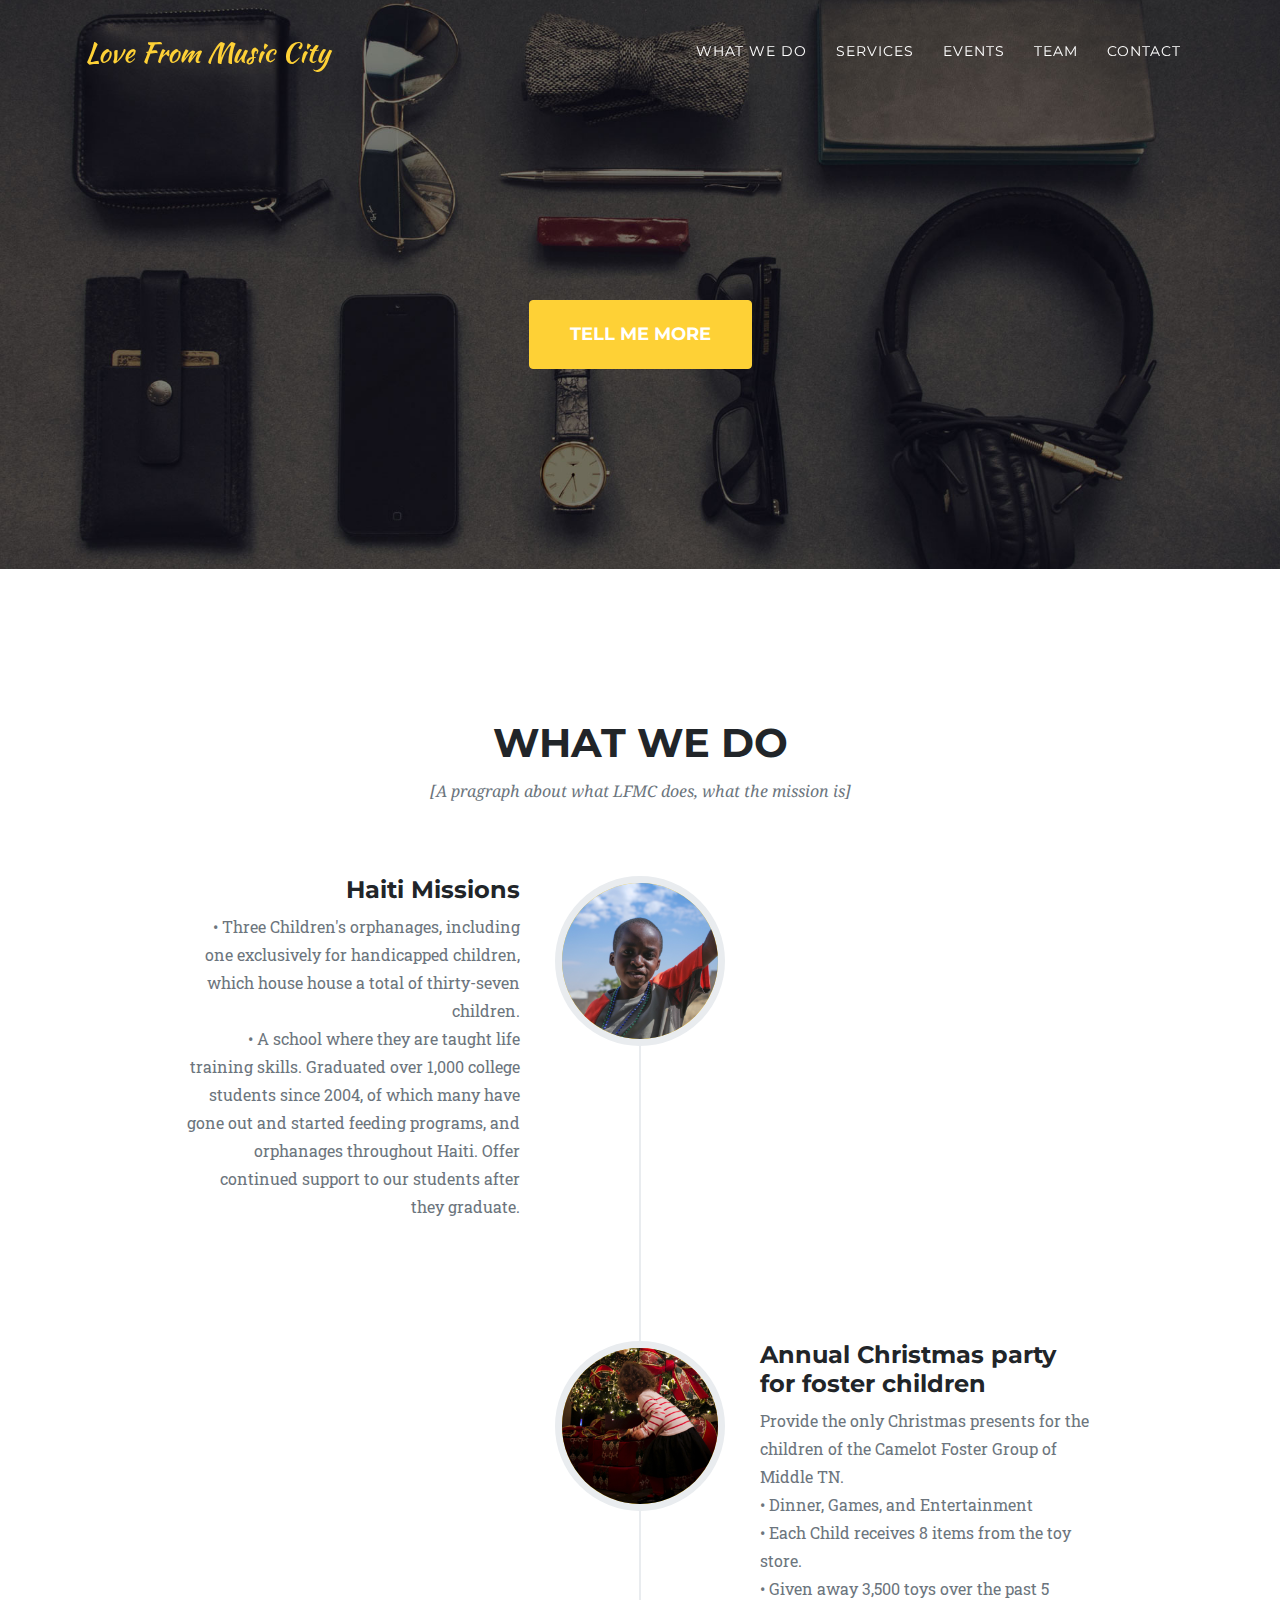
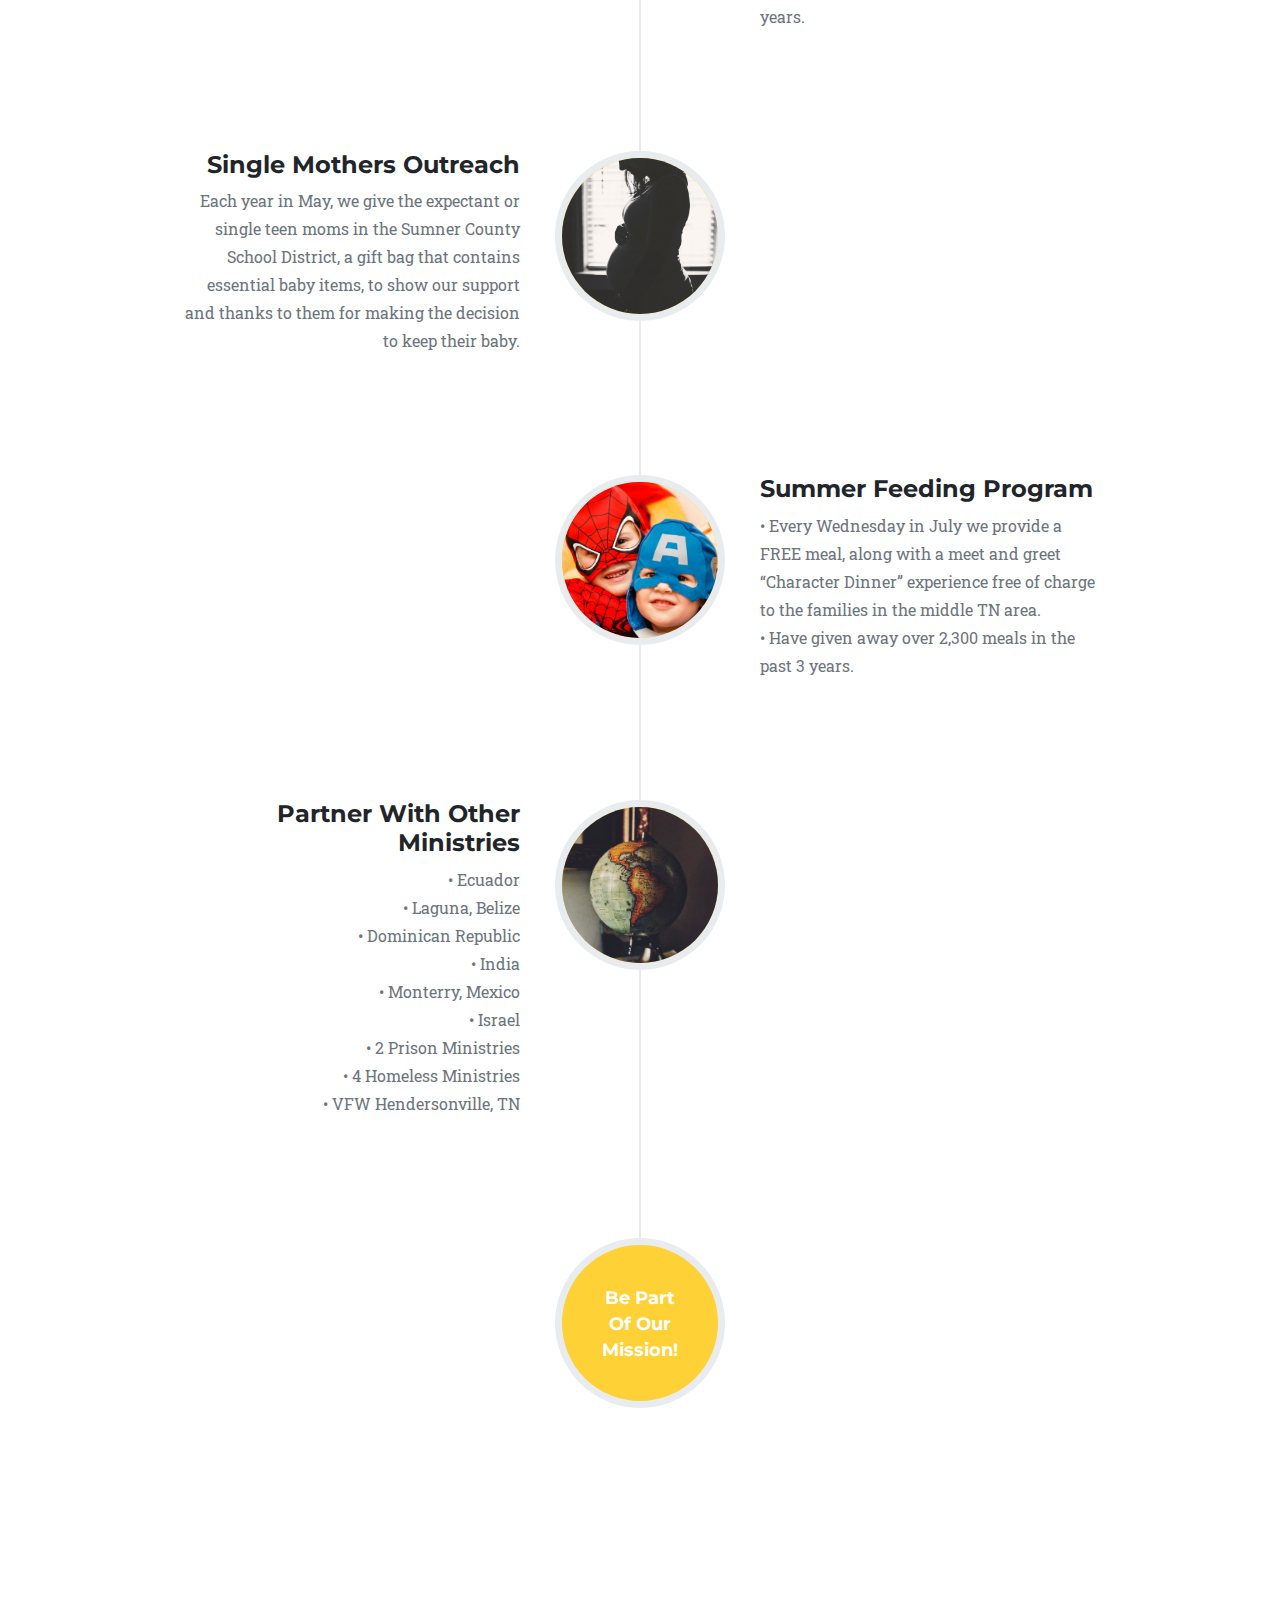
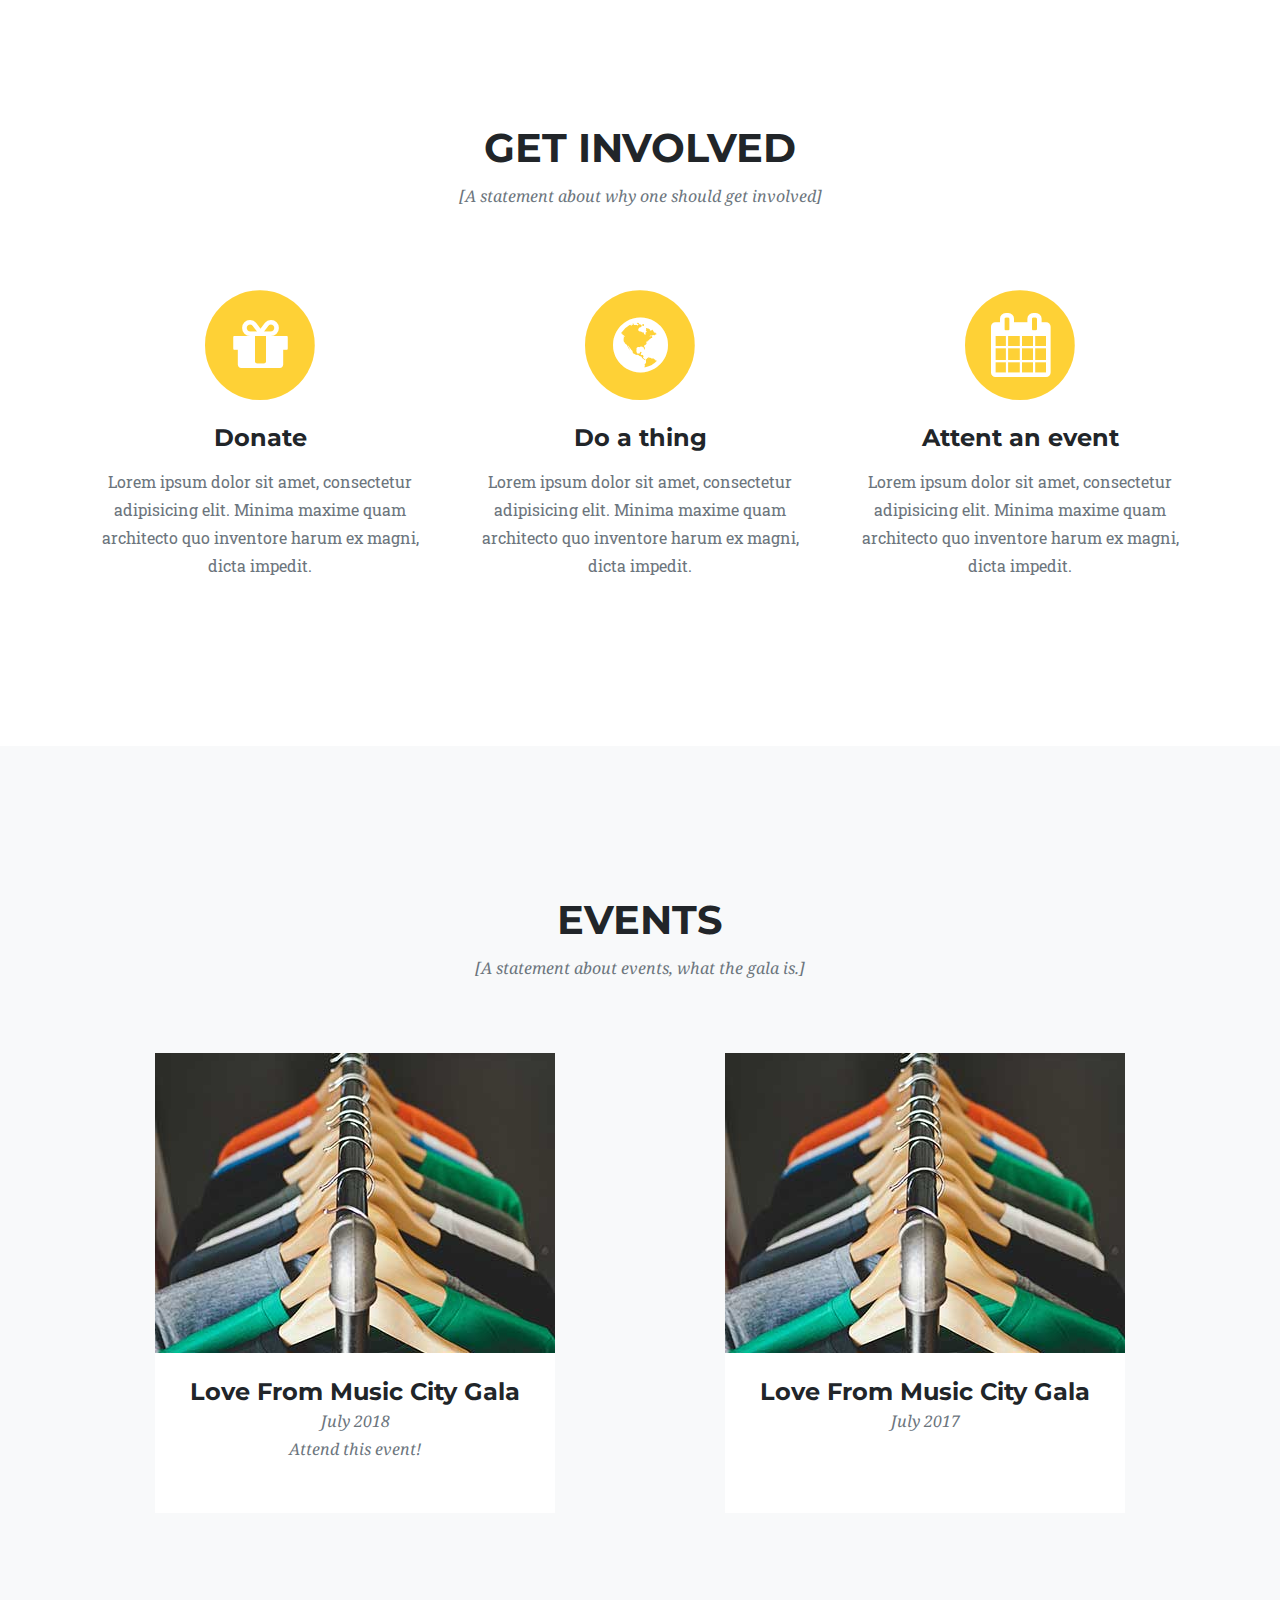
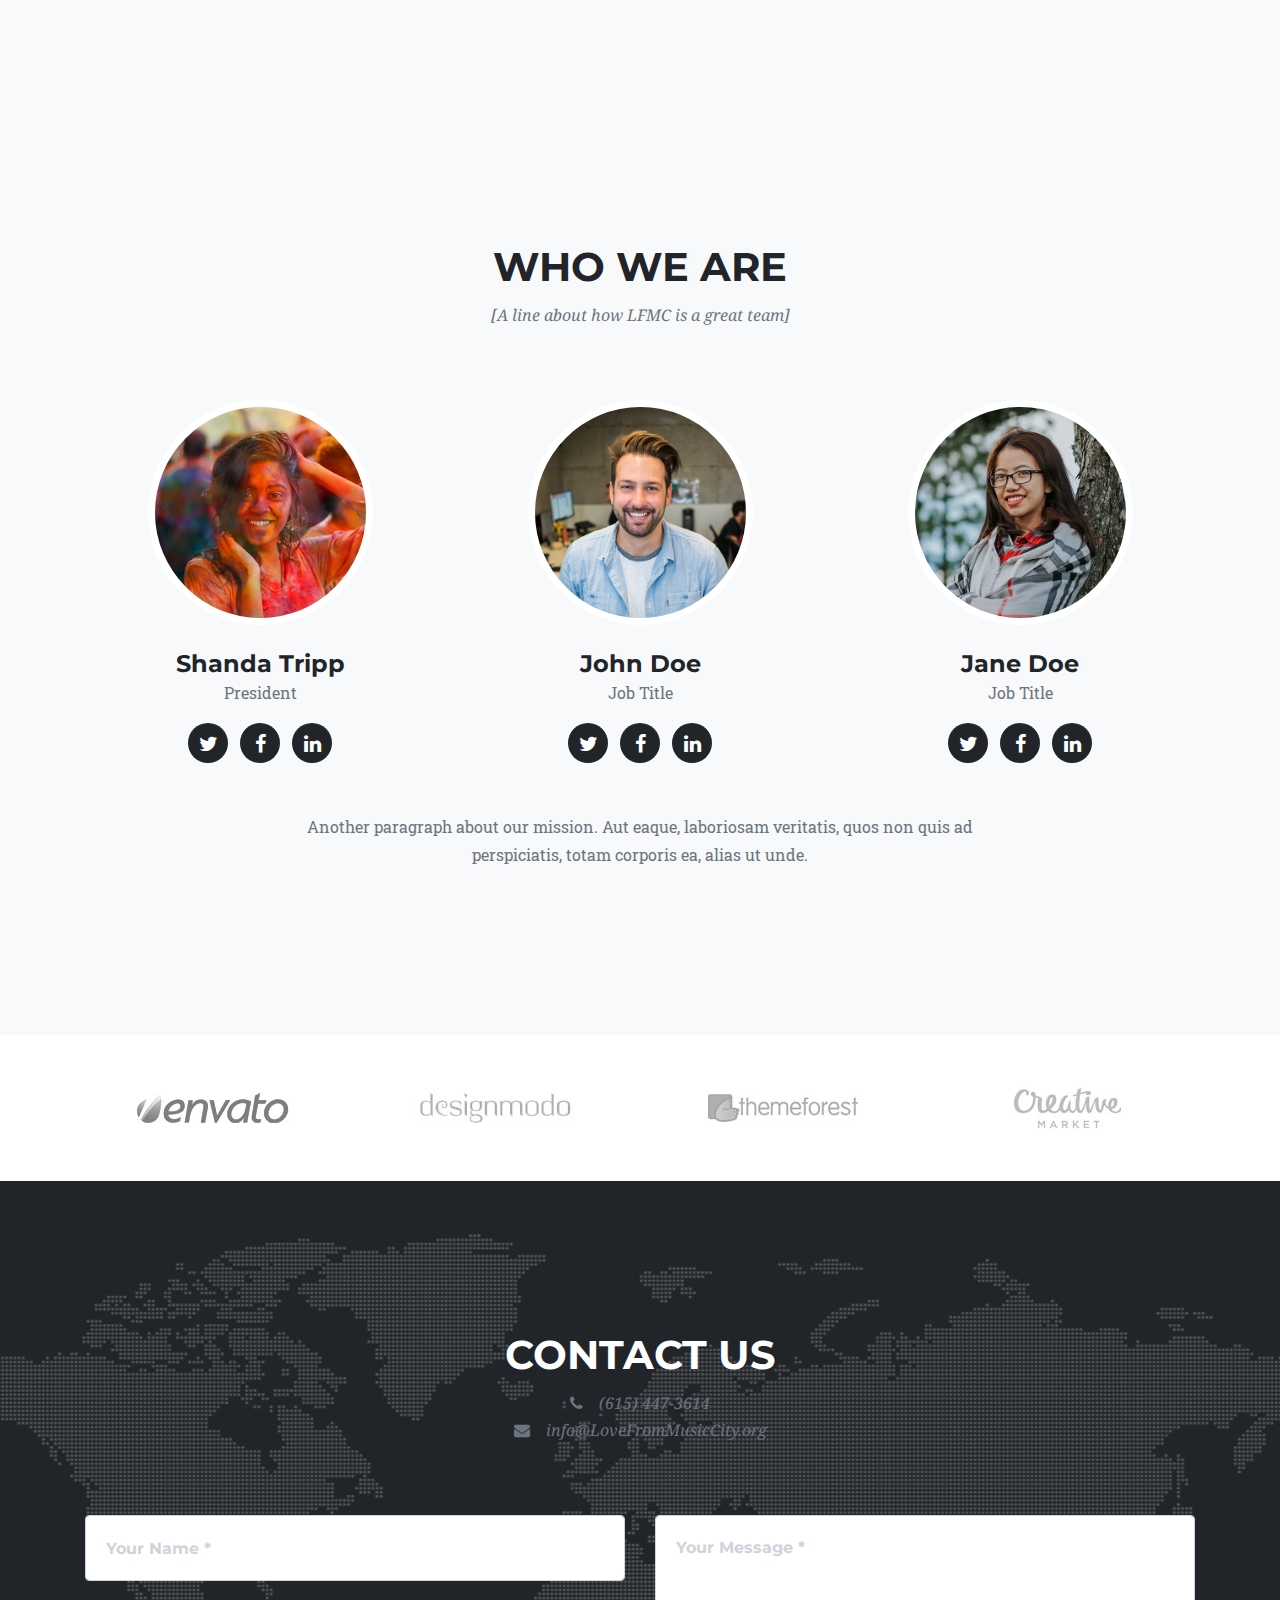
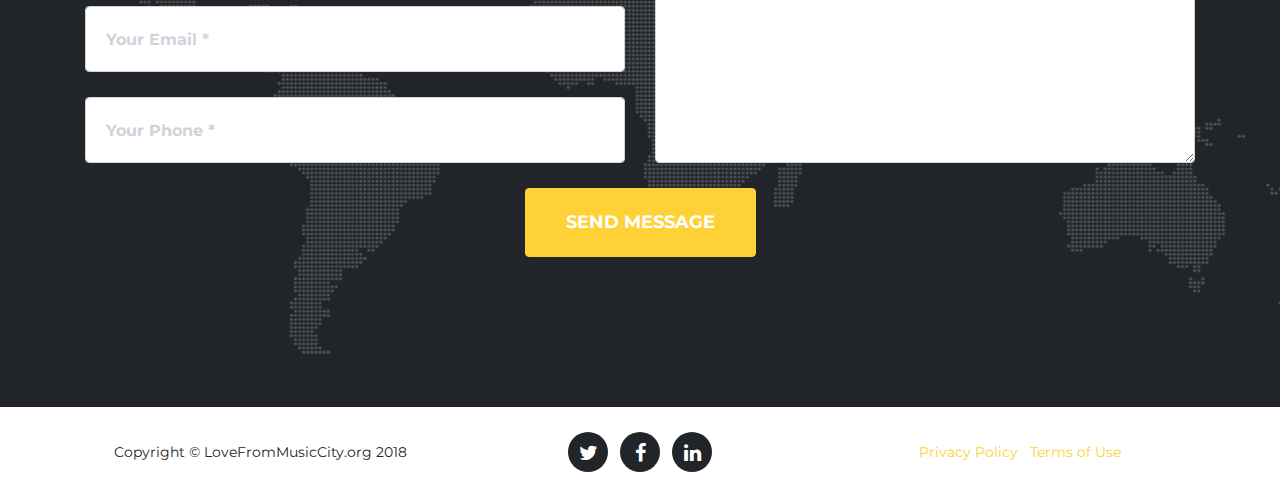
<file: index.html>
<!DOCTYPE html>
<html lang="en">

  <head>

    <meta charset="utf-8">
    <meta name="viewport" content="width=device-width, initial-scale=1, shrink-to-fit=no">
    <meta name="description" content="">
    <meta name="author" content="">

    <title>LFMC</title>

    <!-- Bootstrap core CSS -->
    <link href="vendor/bootstrap/css/bootstrap.min.css" rel="stylesheet">

    <!-- Custom fonts for this template -->
    <link href="vendor/font-awesome/css/font-awesome.min.css" rel="stylesheet" type="text/css">
    <link href="https://fonts.googleapis.com/css?family=Montserrat:400,700" rel="stylesheet" type="text/css">
    <link href='https://fonts.googleapis.com/css?family=Kaushan+Script' rel='stylesheet' type='text/css'>
    <link href='https://fonts.googleapis.com/css?family=Droid+Serif:400,700,400italic,700italic' rel='stylesheet' type='text/css'>
    <link href='https://fonts.googleapis.com/css?family=Roboto+Slab:400,100,300,700' rel='stylesheet' type='text/css'>

    <!-- Custom styles for this template -->
    <link href="css/agency.css" rel="stylesheet">

  </head>

  <body id="page-top">

    <!-- Navigation -->
    <nav class="navbar navbar-expand-lg navbar-dark fixed-top" id="mainNav">
      <div class="container">
        <a class="navbar-brand js-scroll-trigger" href="#page-top">Love From Music City</a>
        <button class="navbar-toggler navbar-toggler-right" type="button" data-toggle="collapse" data-target="#navbarResponsive" aria-controls="navbarResponsive" aria-expanded="false" aria-label="Toggle navigation">
          Menu
          <i class="fa fa-bars"></i>
        </button>
        <div class="collapse navbar-collapse" id="navbarResponsive">
          <ul class="navbar-nav text-uppercase ml-auto">
            <li class="nav-item">
              <a class="nav-link js-scroll-trigger" href="#about">What We Do</a>
            </li>
            <li class="nav-item">
              <a class="nav-link js-scroll-trigger" href="#services">Services</a>
            </li>
            <li class="nav-item">
              <a class="nav-link js-scroll-trigger" href="#portfolio">Events</a>
            </li>
            <li class="nav-item">
              <a class="nav-link js-scroll-trigger" href="#team">Team</a>
            </li>
            <li class="nav-item">
              <a class="nav-link js-scroll-trigger" href="#contact">Contact</a>
            </li>
          </ul>
        </div>
      </div>
    </nav>

    <!-- Header -->
    <header class="masthead">
      <div class="container">
        <div class="intro-text">
          <!-- <div class="intro-lead-in">We are Love From Music City</div>
          <div class="intro-heading text-uppercase">[One liner about Love From Music City; tag-line]</div> -->
          <a class="btn btn-primary btn-xl text-uppercase js-scroll-trigger" href="#about">Tell Me More</a>
        </div>
      </div>
    </header>

    <!-- About -->
    <section id="about">
      <div class="container">
        <div class="row">
          <div class="col-lg-12 text-center">
            <h2 class="section-heading text-uppercase">What We Do</h2>
            <h3 class="section-subheading text-muted">[A pragraph about what LFMC does, what the mission is]</h3>
          </div>
        </div>
        <div class="row">
          <div class="col-lg-12">
            <ul class="timeline">
              <li>
                <div class="timeline-image">
                  <img class="rounded-circle img-fluid" src="img/about/haiti2.jpg" alt="">
                </div>
                <div class="timeline-panel">
                  <div class="timeline-heading">
                    <h4 class="subheading">Haiti Missions</h4>
                  </div>
                  <div class="timeline-body">
                    <p class="text-muted">
                      • Three Children's orphanages, including one exclusively for handicapped children, which house house a total of thirty-seven children. <br> 
                      • A school where they are taught life training skills. Graduated over 1,000 college students since 2004, of which many have gone out and started feeding programs, and orphanages throughout Haiti. Offer continued support to our students after they graduate.
                    </p>
                  </div>
                </div>
              </li>
              <li class="timeline-inverted">
                <div class="timeline-image">
                  <img class="rounded-circle img-fluid" src="img/about/christmas3.jpg" alt="">
                </div>
                <div class="timeline-panel">
                  <div class="timeline-heading">
                    <h4 class="subheading">Annual Christmas party for
                        foster children</h4>
                  </div>
                  <div class="timeline-body">
                    <p class="text-muted">
                        Provide the only Christmas presents for the
                        children of the Camelot Foster Group of
                        Middle TN. <br>
                        • Dinner, Games, and Entertainment <br>
                        • Each Child receives 8 items from the toy
                        store.<br>
                        • Given away 3,500 toys over the past
                        5 years.
                    </p>
                  </div>
                </div>
              </li>
              <li>
                <div class="timeline-image">
                  <img class="rounded-circle img-fluid" src="img/about/baby2.jpg" alt="">
                </div>
                <div class="timeline-panel">
                  <div class="timeline-heading">
                    <h4 class="subheading">Single Mothers Outreach</h4>
                  </div>
                  <div class="timeline-body">
                    <p class="text-muted">Each year in May, we give the expectant or single teen moms in the Sumner County School District, a gift bag that contains essential baby items, to show our support and thanks to them for making the decision to keep their baby.</p>
                  </div>
                </div>
              </li>
              <li class="timeline-inverted">
                <div class="timeline-image">
                  <img class="rounded-circle img-fluid" src="img/about/characters2.jpg" alt="">
                </div>
                <div class="timeline-panel">
                  <div class="timeline-heading">
                    <h4 class="subheading">Summer Feeding Program</h4>
                  </div>
                  <div class="timeline-body">
                    <p class="text-muted">• Every Wednesday in July we provide a FREE meal, along with a meet and greet “Character Dinner” experience free of charge to the families in the middle TN area. <br> 
                    • Have given away over 2,300 meals in the past 3 years.</p>
                  </div>
                </div>
              </li>
              <li>
                <div class="timeline-image">
                  <img class="rounded-circle img-fluid" src="img/about/globe.jpg" alt="">
                </div>
                <div class="timeline-panel">
                  <div class="timeline-heading">
                    <h4 class="subheading">Partner With Other Ministries</h4>
                  </div>
                  <div class="timeline-body">
                    <p class="text-muted">• Ecuador <br>
                        • Laguna, Belize <br>
                        • Dominican Republic <br>
                        • India <br>
                        • Monterry, Mexico <br>
                        • Israel <br>
                        • 2 Prison Ministries <br>
                        • 4 Homeless Ministries <br>
                        • VFW Hendersonville, TN</p>
                  </div>
                </div>
              </li>
              <li class="timeline-inverted">
                <div class="timeline-image">
                  <h4>Be Part
                    <br>Of Our
                    <br>Mission!</h4>
                </div>
              </li>
            </ul>
          </div>
        </div>
      </div>
    </section>

    <!-- Services -->
    <section id="services">
      <div class="container">
        <div class="row">
          <div class="col-lg-12 text-center">
            <h2 class="section-heading text-uppercase">Get Involved</h2>
            <h3 class="section-subheading text-muted">[A statement about why one should get involved]</h3>
          </div>
        </div>
        <div class="row text-center">
          <div class="col-md-4">
            <span class="fa-stack fa-4x">
              <i class="fa fa-circle fa-stack-2x text-primary"></i>
              <i class="fa fa-gift fa-stack-1x fa-inverse"></i>
            </span>
            <h4 class="service-heading">Donate</h4>
            <p class="text-muted">Lorem ipsum dolor sit amet, consectetur adipisicing elit. Minima maxime quam architecto quo inventore harum ex magni, dicta impedit.</p>
          </div>
          <div class="col-md-4">
            <span class="fa-stack fa-4x">
              <i class="fa fa-circle fa-stack-2x text-primary"></i>
              <i class="fa fa-globe fa-stack-1x fa-inverse"></i>
            </span>
            <h4 class="service-heading">Do a thing</h4>
            <p class="text-muted">Lorem ipsum dolor sit amet, consectetur adipisicing elit. Minima maxime quam architecto quo inventore harum ex magni, dicta impedit.</p>
          </div>
          <div class="col-md-4">
            <span class="fa-stack fa-4x">
              <i class="fa fa-circle fa-stack-2x text-primary"></i>
              <i class="fa fa-calendar fa-stack-1x fa-inverse"></i>
            </span>
            <h4 class="service-heading">Attent an event</h4>
            <p class="text-muted">Lorem ipsum dolor sit amet, consectetur adipisicing elit. Minima maxime quam architecto quo inventore harum ex magni, dicta impedit.</p>
          </div>
        </div>
      </div>
    </section>

    <!-- Events Grid -->
    <section class="bg-light" id="portfolio">
      <div class="container">
        <div class="row">
          <div class="col-lg-12 text-center">
            <h2 class="section-heading text-uppercase">Events</h2>
            <h3 class="section-subheading text-muted">[A statement about events, what the gala is.]</h3>
          </div>
        </div>
        <div class="row">
          <div class="col-md col-sm-6 portfolio-item">
            <a class="portfolio-link" href="./events/gala2018.html">
              <div class="portfolio-hover">
                <div class="portfolio-hover-content">
                  <i class="fa fa-plus fa-3x"></i>
                </div>
              </div>
              <img class="img-fluid" src="img/portfolio/01-thumbnail.jpg" alt="">
            </a>
            <div class="portfolio-caption">
              <h4>Love From Music City Gala</h4>
              <p class="text-muted">July 2018</p>
              <p class="text-muted">Attend this event!</p> <!-- Make this a button? -->
            </div>
          </div>
          <div class="col-md col-sm-6 portfolio-item">
            <a class="portfolio-link" href="./events/gala2017">
              <div class="portfolio-hover">
                <div class="portfolio-hover-content">
                  <i class="fa fa-plus fa-3x"></i>
                </div>
              </div>
              <img class="img-fluid" src="img/portfolio/01-thumbnail.jpg" alt="">
            </a>
            <div class="portfolio-caption">
              <h4>Love From Music City Gala</h4>
              <p class="text-muted">July 2017</p>
            </div>
          </div>
        </div>
      </div>
    </section>

    <!-- Team -->
    <section class="bg-light" id="team">
      <div class="container">
        <div class="row">
          <div class="col-lg-12 text-center">
            <h2 class="section-heading text-uppercase">Who We are</h2>
            <h3 class="section-subheading text-muted">[A line about how LFMC is a great team]</h3>
          </div>
        </div>
        <div class="row">
          <div class="col-sm-4">
            <div class="team-member">
              <img class="mx-auto rounded-circle" src="img/team/1.jpg" alt="">
              <h4>Shanda Tripp</h4>
              <p class="text-muted">President</p>
              <ul class="list-inline social-buttons">
                <li class="list-inline-item">
                  <a href="#">
                    <i class="fa fa-twitter"></i>
                  </a>
                </li>
                <li class="list-inline-item">
                  <a href="#">
                    <i class="fa fa-facebook"></i>
                  </a>
                </li>
                <li class="list-inline-item">
                  <a href="#">
                    <i class="fa fa-linkedin"></i>
                  </a>
                </li>
              </ul>
            </div>
          </div>
          <div class="col-sm-4">
            <div class="team-member">
              <img class="mx-auto rounded-circle" src="img/team/2.jpg" alt="">
              <h4>John Doe</h4>
              <p class="text-muted">Job Title</p>
              <ul class="list-inline social-buttons">
                <li class="list-inline-item">
                  <a href="#">
                    <i class="fa fa-twitter"></i>
                  </a>
                </li>
                <li class="list-inline-item">
                  <a href="#">
                    <i class="fa fa-facebook"></i>
                  </a>
                </li>
                <li class="list-inline-item">
                  <a href="#">
                    <i class="fa fa-linkedin"></i>
                  </a>
                </li>
              </ul>
            </div>
          </div>
          <div class="col-sm-4">
            <div class="team-member">
              <img class="mx-auto rounded-circle" src="img/team/3.jpg" alt="">
              <h4>Jane Doe</h4>
              <p class="text-muted">Job Title</p>
              <ul class="list-inline social-buttons">
                <li class="list-inline-item">
                  <a href="#">
                    <i class="fa fa-twitter"></i>
                  </a>
                </li>
                <li class="list-inline-item">
                  <a href="#">
                    <i class="fa fa-facebook"></i>
                  </a>
                </li>
                <li class="list-inline-item">
                  <a href="#">
                    <i class="fa fa-linkedin"></i>
                  </a>
                </li>
              </ul>
            </div>
          </div>
        </div>
        <div class="row">
          <div class="col-lg-8 mx-auto text-center">
            <p class="large text-muted">Another paragraph about our mission. Aut eaque, laboriosam veritatis, quos non quis ad perspiciatis, totam corporis ea, alias ut unde.</p>
          </div>
        </div>
      </div>
    </section>

    <!-- Clients -->
    <section class="py-5">
      <div class="container">
        <div class="row">
          <div class="col-md-3 col-sm-6">
            <a href="#">
              <img class="img-fluid d-block mx-auto" src="img/logos/envato.jpg" alt="">
            </a>
          </div>
          <div class="col-md-3 col-sm-6">
            <a href="#">
              <img class="img-fluid d-block mx-auto" src="img/logos/designmodo.jpg" alt="">
            </a>
          </div>
          <div class="col-md-3 col-sm-6">
            <a href="#">
              <img class="img-fluid d-block mx-auto" src="img/logos/themeforest.jpg" alt="">
            </a>
          </div>
          <div class="col-md-3 col-sm-6">
            <a href="#">
              <img class="img-fluid d-block mx-auto" src="img/logos/creative-market.jpg" alt="">
            </a>
          </div>
        </div>
      </div>
    </section>

    <!-- Contact -->
    <section id="contact">
      <div class="container">
        <div class="row">
          <div class="col-lg-12 text-center">
            <h2 class="section-heading text-uppercase">Contact Us</h2>
            <div class="contact-info">
              <h3 class="section-subheading text-muted contact-info-top"><i class="fa fa-phone contact-icon"></i>(615) 447-3614</h3>
              <h3 class="section-subheading text-muted"><i class="fa fa-envelope contact-icon"></i>info@LoveFromMusicCity.org</h3>
            </div>
          </div>
        </div>
        <div class="row">
          <div class="col-lg-12">
            <form id="contactForm" name="sentMessage" novalidate="novalidate">
              <div class="row">
                <div class="col-md-6">
                  <div class="form-group">
                    <input class="form-control" id="name" type="text" placeholder="Your Name *" required="required" data-validation-required-message="Please enter your name.">
                    <p class="help-block text-danger"></p>
                  </div>
                  <div class="form-group">
                    <input class="form-control" id="email" type="email" placeholder="Your Email *" required="required" data-validation-required-message="Please enter your email address.">
                    <p class="help-block text-danger"></p>
                  </div>
                  <div class="form-group">
                    <input class="form-control" id="phone" type="tel" placeholder="Your Phone *" required="required" data-validation-required-message="Please enter your phone number.">
                    <p class="help-block text-danger"></p>
                  </div>
                </div>
                <div class="col-md-6">
                  <div class="form-group">
                    <textarea class="form-control" id="message" placeholder="Your Message *" required="required" data-validation-required-message="Please enter a message."></textarea>
                    <p class="help-block text-danger"></p>
                  </div>
                </div>
                <div class="clearfix"></div>
                <div class="col-lg-12 text-center">
                  <div id="success"></div>
                  <button id="sendMessageButton" class="btn btn-primary btn-xl text-uppercase" type="submit">Send Message</button>
                </div>
              </div>
            </form>
          </div>
        </div>
      </div>
    </section>

    <!-- Footer -->
    <footer>
      <div class="container">
        <div class="row">
          <div class="col-md-4">
            <span class="copyright">Copyright &copy; LoveFromMusicCity.org 2018</span>
          </div>
          <div class="col-md-4">
            <ul class="list-inline social-buttons">
              <li class="list-inline-item">
                <a href="#">
                  <i class="fa fa-twitter"></i>
                </a>
              </li>
              <li class="list-inline-item">
                <a href="#">
                  <i class="fa fa-facebook"></i>
                </a>
              </li>
              <li class="list-inline-item">
                <a href="#">
                  <i class="fa fa-linkedin"></i>
                </a>
              </li>
            </ul>
          </div>
          <div class="col-md-4">
            <ul class="list-inline quicklinks">
              <li class="list-inline-item">
                <a href="#">Privacy Policy</a>
              </li>
              <li class="list-inline-item">
                <a href="#">Terms of Use</a>
              </li>
            </ul>
          </div>
        </div>
      </div>
    </footer>

    <!-- Portfolio Modals -->

    <!-- Modal 1 -->
    <div class="portfolio-modal modal fade" id="portfolioModal1" tabindex="-1" role="dialog" aria-hidden="true">
      <div class="modal-dialog">
        <div class="modal-content">
          <div class="close-modal" data-dismiss="modal">
            <div class="lr">
              <div class="rl"></div>
            </div>
          </div>
          <div class="container">
            <div class="row">
              <div class="col-lg-8 mx-auto">
                <div class="modal-body">
                  <!-- Project Details Go Here -->
                  <h2 class="text-uppercase">Project Name</h2>
                  <p class="item-intro text-muted">Lorem ipsum dolor sit amet consectetur.</p>
                  <img class="img-fluid d-block mx-auto" src="img/portfolio/01-full.jpg" alt="">
                  <p>Use this area to describe your project. Lorem ipsum dolor sit amet, consectetur adipisicing elit. Est blanditiis dolorem culpa incidunt minus dignissimos deserunt repellat aperiam quasi sunt officia expedita beatae cupiditate, maiores repudiandae, nostrum, reiciendis facere nemo!</p>
                  <ul class="list-inline">
                    <li>Date: January 2017</li>
                    <li>Client: Threads</li>
                    <li>Category: Illustration</li>
                  </ul>
                  <button class="btn btn-primary" data-dismiss="modal" type="button">
                    <i class="fa fa-times"></i>
                    Close Project</button>
                </div>
              </div>
            </div>
          </div>
        </div>
      </div>
    </div>

    <!-- Bootstrap core JavaScript -->
    <script src="vendor/jquery/jquery.min.js"></script>
    <script src="vendor/bootstrap/js/bootstrap.bundle.min.js"></script>

    <!-- Plugin JavaScript -->
    <script src="vendor/jquery-easing/jquery.easing.min.js"></script>

    <!-- Contact form JavaScript -->
    <script src="js/jqBootstrapValidation.js"></script>
    <script src="js/contact_me.js"></script>

    <!-- Custom scripts for this template -->
    <script src="js/agency.min.js"></script>

  </body>

</html>
</file>
<file: css/agency.css>
/*!
 * Start Bootstrap - Agency v4.1.1 (https://startbootstrap.com/template-overviews/agency)
 * Copyright 2013-2018 Start Bootstrap
 * Licensed under MIT (https://github.com/BlackrockDigital/startbootstrap-agency/blob/master/LICENSE)
 */
body {
  overflow-x: hidden;
  font-family: 'Roboto Slab', 'Helvetica Neue', Helvetica, Arial, sans-serif;
}

p {
  line-height: 1.75;
}

a {
  color: #fed136;
}

a:hover {
  color: #fec503;
}

.text-primary {
  color: #fed136 !important;
}

h1,
h2,
h3,
h4,
h5,
h6 {
  font-weight: 700;
  font-family: 'Montserrat', 'Helvetica Neue', Helvetica, Arial, sans-serif;
}

section {
  padding: 100px 0;
}

section h2.section-heading {
  font-size: 40px;
  margin-top: 0;
  margin-bottom: 15px;
}

section h3.section-subheading {
  font-size: 16px;
  font-weight: 400;
  font-style: italic;
  margin-bottom: 75px;
  text-transform: none;
  font-family: 'Droid Serif', 'Helvetica Neue', Helvetica, Arial, sans-serif;
}

@media (min-width: 768px) {
  section {
    padding: 150px 0;
  }
}

.btn {
  font-family: 'Montserrat', 'Helvetica Neue', Helvetica, Arial, sans-serif;
  font-weight: 700;
}

.btn-xl {
  font-size: 18px;
  padding: 20px 40px;
}

.btn-primary {
  background-color: #fed136;
  border-color: #fed136;
}

.btn-primary:active, .btn-primary:focus, .btn-primary:hover {
  background-color: #fec810 !important;
  border-color: #fec810 !important;
  color: white;
}

.btn-primary:active, .btn-primary:focus {
  box-shadow: 0 0 0 0.2rem rgba(254, 209, 55, 0.5) !important;
}

::-moz-selection {
  background: #fed136;
  text-shadow: none;
}

::selection {
  background: #fed136;
  text-shadow: none;
}

img::selection {
  background: transparent;
}

img::-moz-selection {
  background: transparent;
}

#mainNav {
  background-color: #212529;
}

#mainNav .navbar-toggler {
  font-size: 12px;
  right: 0;
  padding: 13px;
  text-transform: uppercase;
  color: white;
  border: 0;
  background-color: #fed136;
  font-family: 'Montserrat', 'Helvetica Neue', Helvetica, Arial, sans-serif;
}

#mainNav .navbar-brand {
  color: #fed136;
  font-family: 'Kaushan Script', 'Helvetica Neue', Helvetica, Arial, cursive;
}

#mainNav .navbar-brand.active, #mainNav .navbar-brand:active, #mainNav .navbar-brand:focus, #mainNav .navbar-brand:hover {
  color: #fec503;
}

#mainNav .navbar-nav .nav-item .nav-link {
  font-size: 90%;
  font-weight: 400;
  padding: 0.75em 0;
  letter-spacing: 1px;
  color: white;
  font-family: 'Montserrat', 'Helvetica Neue', Helvetica, Arial, sans-serif;
}

#mainNav .navbar-nav .nav-item .nav-link.active, #mainNav .navbar-nav .nav-item .nav-link:hover {
  color: #fed136;
}

@media (min-width: 992px) {
  #mainNav {
    padding-top: 25px;
    padding-bottom: 25px;
    -webkit-transition: padding-top 0.3s, padding-bottom 0.3s;
    -moz-transition: padding-top 0.3s, padding-bottom 0.3s;
    transition: padding-top 0.3s, padding-bottom 0.3s;
    border: none;
    background-color: transparent;
  }
  #mainNav .navbar-brand {
    font-size: 1.75em;
    -webkit-transition: all 0.3s;
    -moz-transition: all 0.3s;
    transition: all 0.3s;
  }
  #mainNav .navbar-nav .nav-item .nav-link {
    padding: 1.1em 1em !important;
  }
  #mainNav.navbar-shrink {
    padding-top: 0;
    padding-bottom: 0;
    background-color: #212529;
  }
  #mainNav.navbar-shrink .navbar-brand {
    font-size: 1.25em;
    padding: 12px 0;
  }
}

header.masthead {
  text-align: center;
  color: white;
  background-image: url("../img/header-bg.jpg");
  background-repeat: no-repeat;
  background-attachment: scroll;
  background-position: center center;
  -webkit-background-size: cover;
  -moz-background-size: cover;
  -o-background-size: cover;
  background-size: cover;
}

header.masthead .intro-text {
  padding-top: 150px;
  padding-bottom: 100px;
}

header.masthead .intro-text .intro-lead-in {
  font-size: 22px;
  font-style: italic;
  line-height: 22px;
  margin-bottom: 25px;
  font-family: 'Droid Serif', 'Helvetica Neue', Helvetica, Arial, sans-serif;
}

header.masthead .intro-text .intro-heading {
  font-size: 50px;
  font-weight: 700;
  line-height: 50px;
  margin-bottom: 25px;
  font-family: 'Montserrat', 'Helvetica Neue', Helvetica, Arial, sans-serif;
}

@media (min-width: 768px) {
  header.masthead .intro-text {
    padding-top: 300px;
    padding-bottom: 200px;
  }
  header.masthead .intro-text .intro-lead-in {
    font-size: 40px;
    font-style: italic;
    line-height: 40px;
    margin-bottom: 25px;
    font-family: 'Droid Serif', 'Helvetica Neue', Helvetica, Arial, sans-serif;
  }
  header.masthead .intro-text .intro-heading {
    font-size: 75px;
    font-weight: 700;
    line-height: 75px;
    margin-bottom: 50px;
    font-family: 'Montserrat', 'Helvetica Neue', Helvetica, Arial, sans-serif;
  }
}

.service-heading {
  margin: 15px 0;
  text-transform: none;
}

#portfolio .portfolio-item {
  right: 0;
  margin: 0 0 15px;
}

#portfolio .portfolio-item .portfolio-link {
  position: relative;
  display: block;
  max-width: 400px;
  margin: 0 auto;
  cursor: pointer;
}

#portfolio .portfolio-item .portfolio-link .portfolio-hover {
  position: absolute;
  width: 100%;
  height: 100%;
  -webkit-transition: all ease 0.5s;
  -moz-transition: all ease 0.5s;
  transition: all ease 0.5s;
  opacity: 0;
  background: rgba(254, 209, 54, 0.9);
}

#portfolio .portfolio-item .portfolio-link .portfolio-hover:hover {
  opacity: 1;
}

#portfolio .portfolio-item .portfolio-link .portfolio-hover .portfolio-hover-content {
  font-size: 20px;
  position: absolute;
  top: 50%;
  width: 100%;
  height: 20px;
  margin-top: -12px;
  text-align: center;
  color: white;
}

#portfolio .portfolio-item .portfolio-link .portfolio-hover .portfolio-hover-content i {
  margin-top: -12px;
}

#portfolio .portfolio-item .portfolio-link .portfolio-hover .portfolio-hover-content h3,
#portfolio .portfolio-item .portfolio-link .portfolio-hover .portfolio-hover-content h4 {
  margin: 0;
}

#portfolio .portfolio-item .portfolio-caption {
  max-width: 400px;
  margin: 0 auto;
  padding: 25px;
  text-align: center;
  background-color: #fff; 
  height: 10em; 
}

#portfolio .portfolio-item .portfolio-caption h4 {
  margin: 0;
  text-transform: none;
}

#portfolio .portfolio-item .portfolio-caption p {
  font-size: 16px;
  font-style: italic;
  margin: 0;
  font-family: 'Droid Serif', 'Helvetica Neue', Helvetica, Arial, sans-serif;
}

#portfolio * {
  z-index: 2;
}

@media (min-width: 767px) {
  #portfolio .portfolio-item {
    margin: 0 0 30px;
  }
}

.portfolio-modal {
  padding-right: 0px !important;
}

.portfolio-modal .modal-dialog {
  margin: 1rem;
  max-width: 100vw;
}

.portfolio-modal .modal-content {
  padding: 100px 0;
  text-align: center;
}

.portfolio-modal .modal-content h2 {
  font-size: 3em;
  margin-bottom: 15px;
}

.portfolio-modal .modal-content p {
  margin-bottom: 30px;
}

.portfolio-modal .modal-content p.item-intro {
  font-size: 16px;
  font-style: italic;
  margin: 20px 0 30px;
  font-family: 'Droid Serif', 'Helvetica Neue', Helvetica, Arial, sans-serif;
}

.portfolio-modal .modal-content ul.list-inline {
  margin-top: 0;
  margin-bottom: 30px;
}

.portfolio-modal .modal-content img {
  margin-bottom: 30px;
}

.portfolio-modal .modal-content button {
  cursor: pointer;
}

.portfolio-modal .close-modal {
  position: absolute;
  top: 25px;
  right: 25px;
  width: 75px;
  height: 75px;
  cursor: pointer;
  background-color: transparent;
}

.portfolio-modal .close-modal:hover {
  opacity: 0.3;
}

.portfolio-modal .close-modal .lr {
  /* Safari and Chrome */
  z-index: 1051;
  width: 1px;
  height: 75px;
  margin-left: 35px;
  /* IE 9 */
  -webkit-transform: rotate(45deg);
  -ms-transform: rotate(45deg);
  transform: rotate(45deg);
  background-color: #212529;
}

.portfolio-modal .close-modal .lr .rl {
  /* Safari and Chrome */
  z-index: 1052;
  width: 1px;
  height: 75px;
  /* IE 9 */
  -webkit-transform: rotate(90deg);
  -ms-transform: rotate(90deg);
  transform: rotate(90deg);
  background-color: #212529;
}

.timeline {
  position: relative;
  padding: 0;
  list-style: none;
}

.timeline:before {
  position: absolute;
  top: 0;
  bottom: 0;
  left: 40px;
  width: 2px;
  margin-left: -1.5px;
  content: '';
  background-color: #e9ecef;
}

.timeline > li {
  position: relative;
  min-height: 50px;
  margin-bottom: 50px;
}

.timeline > li:after, .timeline > li:before {
  display: table;
  content: ' ';
}

.timeline > li:after {
  clear: both;
}

.timeline > li .timeline-panel {
  position: relative;
  float: right;
  width: 100%;
  padding: 0 20px 0 100px;
  text-align: left;
}

.timeline > li .timeline-panel:before {
  right: auto;
  left: -15px;
  border-right-width: 15px;
  border-left-width: 0;
}

.timeline > li .timeline-panel:after {
  right: auto;
  left: -14px;
  border-right-width: 14px;
  border-left-width: 0;
}

.timeline > li .timeline-image {
  position: absolute;
  z-index: 100;
  left: 0;
  width: 80px;
  height: 80px;
  margin-left: 0;
  text-align: center;
  color: white;
  border: 7px solid #e9ecef;
  border-radius: 100%;
  background-color: #fed136;
}

.timeline > li .timeline-image h4 {
  font-size: 10px;
  line-height: 14px;
  margin-top: 12px;
}

.timeline > li.timeline-inverted > .timeline-panel {
  float: right;
  padding: 0 20px 0 100px;
  text-align: left;
}

.timeline > li.timeline-inverted > .timeline-panel:before {
  right: auto;
  left: -15px;
  border-right-width: 15px;
  border-left-width: 0;
}

.timeline > li.timeline-inverted > .timeline-panel:after {
  right: auto;
  left: -14px;
  border-right-width: 14px;
  border-left-width: 0;
}

.timeline > li:last-child {
  margin-bottom: 0;
}

.timeline .timeline-heading h4 {
  margin-top: 0;
  color: inherit;
}

.timeline .timeline-heading h4.subheading {
  text-transform: none;
}

.timeline .timeline-body > ul,
.timeline .timeline-body > p {
  margin-bottom: 0;
}

@media (min-width: 768px) {
  .timeline:before {
    left: 50%;
  }
  .timeline > li {
    min-height: 100px;
    margin-bottom: 100px;
  }
  .timeline > li .timeline-panel {
    float: left;
    width: 41%;
    padding: 0 20px 20px 30px;
    text-align: right;
  }
  .timeline > li .timeline-image {
    left: 50%;
    width: 100px;
    height: 100px;
    margin-left: -50px;
  }
  .timeline > li .timeline-image h4 {
    font-size: 13px;
    line-height: 18px;
    margin-top: 16px;
  }
  .timeline > li.timeline-inverted > .timeline-panel {
    float: right;
    padding: 0 30px 20px 20px;
    text-align: left;
  }
}

@media (min-width: 992px) {
  .timeline > li {
    min-height: 150px;
  }
  .timeline > li .timeline-panel {
    padding: 0 20px 20px;
  }
  .timeline > li .timeline-image {
    width: 150px;
    height: 150px;
    margin-left: -75px;
  }
  .timeline > li .timeline-image h4 {
    font-size: 18px;
    line-height: 26px;
    margin-top: 30px;
  }
  .timeline > li.timeline-inverted > .timeline-panel {
    padding: 0 20px 20px;
  }
}

@media (min-width: 1200px) {
  .timeline > li {
    min-height: 170px;
  }
  .timeline > li .timeline-panel {
    padding: 0 20px 20px 100px;
  }
  .timeline > li .timeline-image {
    width: 170px;
    height: 170px;
    margin-left: -85px;
  }
  .timeline > li .timeline-image h4 {
    margin-top: 40px;
  }
  .timeline > li.timeline-inverted > .timeline-panel {
    padding: 0 100px 20px 20px;
  }
}

.team-member {
  margin-bottom: 50px;
  text-align: center;
}

.team-member img {
  width: 225px;
  height: 225px;
  border: 7px solid #fff;
}

.team-member h4 {
  margin-top: 25px;
  margin-bottom: 0;
  text-transform: none;
}

.team-member p {
  margin-top: 0;
}

section#contact {
  background-color: #212529;
  background-image: url("../img/map-image.png");
  background-repeat: no-repeat;
  background-position: center;
}

section#contact .section-heading {
  color: #fff;
}

section#contact .form-group {
  margin-bottom: 25px;
}

section#contact .form-group input,
section#contact .form-group textarea {
  padding: 20px;
}

section#contact .form-group input.form-control {
  height: auto;
}

section#contact .form-group textarea.form-control {
  height: 248px;
}

section#contact .form-control:focus {
  border-color: #fed136;
  box-shadow: none;
}

section#contact ::-webkit-input-placeholder {
  font-weight: 700;
  color: #ced4da;
  font-family: 'Montserrat', 'Helvetica Neue', Helvetica, Arial, sans-serif;
}

section#contact :-moz-placeholder {
  font-weight: 700;
  color: #ced4da;
  /* Firefox 18- */
  font-family: 'Montserrat', 'Helvetica Neue', Helvetica, Arial, sans-serif;
}

section#contact ::-moz-placeholder {
  font-weight: 700;
  color: #ced4da;
  /* Firefox 19+ */
  font-family: 'Montserrat', 'Helvetica Neue', Helvetica, Arial, sans-serif;
}

section#contact :-ms-input-placeholder {
  font-weight: 700;
  color: #ced4da;
  font-family: 'Montserrat', 'Helvetica Neue', Helvetica, Arial, sans-serif;
}

footer {
  padding: 25px 0;
  text-align: center;
}

footer span.copyright {
  font-size: 90%;
  line-height: 40px;
  text-transform: none;
  font-family: 'Montserrat', 'Helvetica Neue', Helvetica, Arial, sans-serif;
}

footer ul.quicklinks {
  font-size: 90%;
  line-height: 40px;
  margin-bottom: 0;
  text-transform: none;
  font-family: 'Montserrat', 'Helvetica Neue', Helvetica, Arial, sans-serif;
}

ul.social-buttons {
  margin-bottom: 0;
}

ul.social-buttons li a {
  font-size: 20px;
  line-height: 40px;
  display: block;
  width: 40px;
  height: 40px;
  -webkit-transition: all 0.3s;
  -moz-transition: all 0.3s;
  transition: all 0.3s;
  color: white;
  border-radius: 100%;
  outline: none;
  background-color: #212529;
}

ul.social-buttons li a:active, ul.social-buttons li a:focus, ul.social-buttons li a:hover {
  background-color: #fed136;
}

 /****** Personal Styles ******/
 .contact-icon {
  margin-right: 1em !important;
}

.contact-info-top {
  margin-bottom: 0.5em !important;
}
</file>
